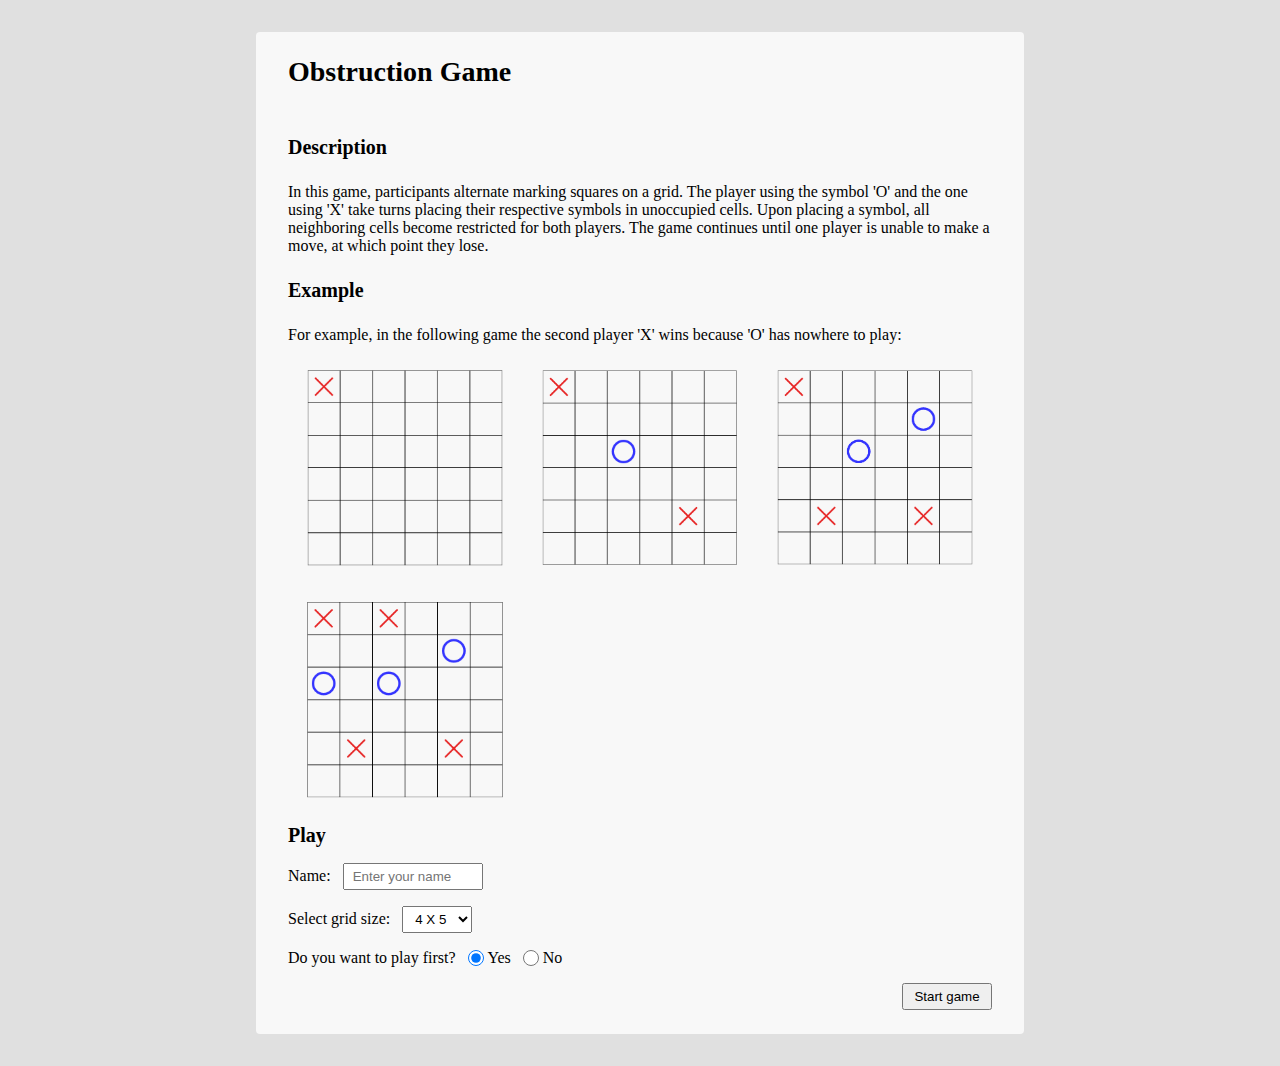
<file: index.html>
<!DOCTYPE html>
<html lang="en">
	<head>
		<meta charset="UTF-8" />
		<meta name="viewport" content="width=SS, initial-scale=1.0" />
		<meta name="auther" content="Dehelean Catalin" />
		<title>Obstruction Game</title>

		<link rel="stylesheet" href="styles/main.css" />
		<link rel="stylesheet" href="styles/utils.css" />
		<script src="scripts/main.js" defer></script>
	</head>
	<body>
		<div class="container obstruction-container">
			<h1>Obstruction Game</h1>

			<h2>Description</h2>
			<p>
				In this game, participants alternate marking squares on a grid. The
				player using the symbol 'O' and the one using 'X' take turns placing
				their respective symbols in unoccupied cells. Upon placing a symbol, all
				neighboring cells become restricted for both players. The game continues
				until one player is unable to make a move, at which point they lose.
			</p>

			<h2>Example</h2>
			<p>
				For example, in the following game the second player 'X' wins because
				'O' has nowhere to play:
			</p>
			<div class="example-container">
				<img src="./assets/move1.png" alt="Player one moves" width="200px" />
				<img src="./assets/move2.png" alt="Player one moves" width="200px" />
				<img src="./assets/move3.png" alt="Player one moves" width="200px" />
				<img src="./assets/move4.png" alt="Player one moves" width="200px" />
			</div>

			<form
				action="game.html"
				method="get"
				class="obstruction-form"
				data-form="form"
			>
				<h2>Play</h2>

				<div class="field">
					<label for="name">Name:</label>
					<input
						type="text"
						name="name"
						id="name"
						placeholder="Enter your name"
						required
					/>
				</div>
				<div class="field">
					<label for="grid-size">Select grid size:</label>
					<select name="grid-size" id="grid-size">
						<option value="45">4 X 5</option>
						<option value="55">5 X 5</option>
						<option value="65">6 X 5</option>
						<option value="66">6 X 6</option>
					</select>
				</div>

				<div class="field">
					<p>Do you want to play first?</p>

					<div class="radio-wrapper">
						<input
							type="radio"
							name="first"
							id="first-player"
							value="yes"
							checked
						/>
						<label for="first-player">Yes</label>
					</div>
					<div class="radio-wrapper">
						<input type="radio" name="first" id="first-player" value="no" />
						<label for="first-player">No</label>
					</div>
				</div>

				<button type="submit" class="btn">Start game</button>
			</form>
		</div>
	</body>
</html>
</file>
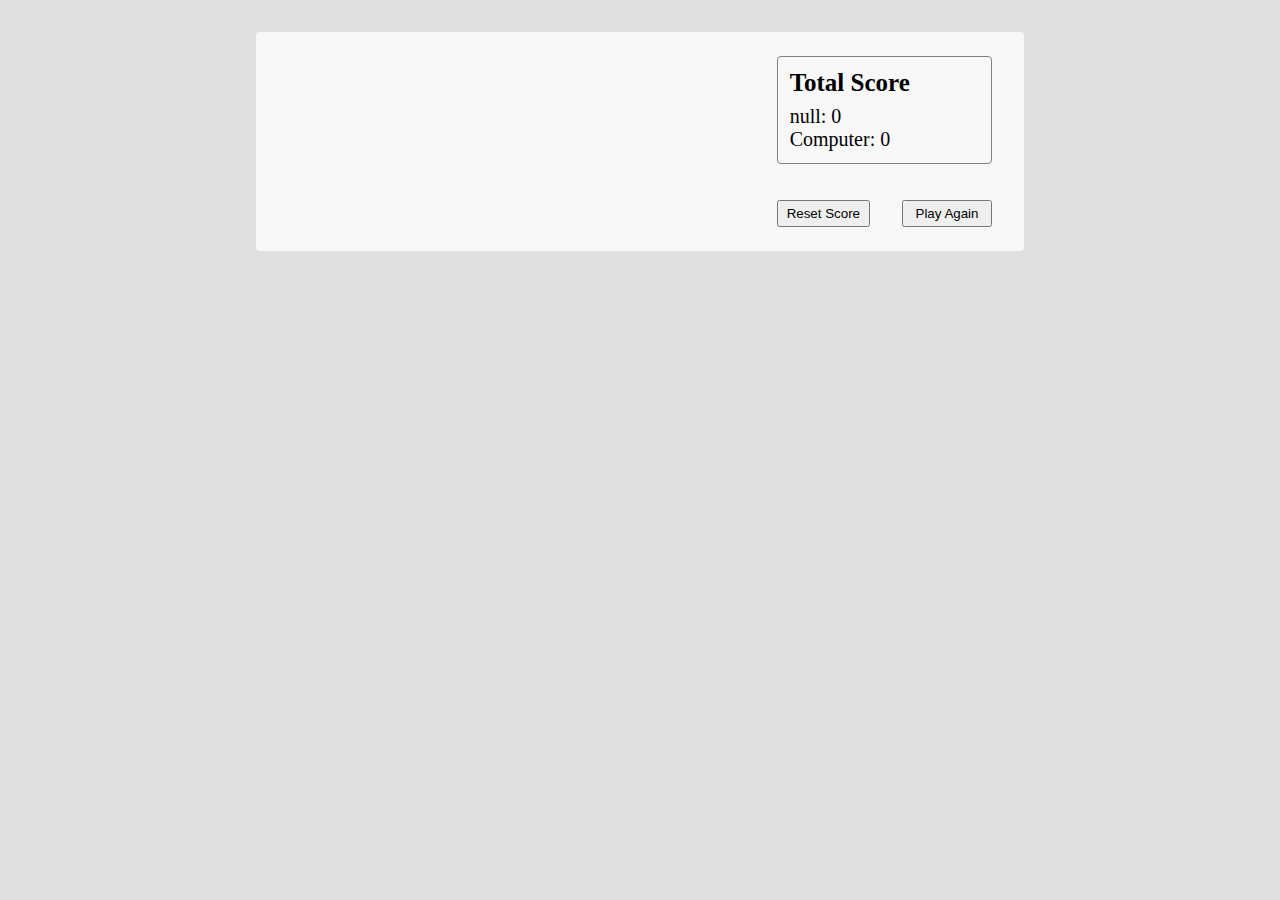
<file: game.html>
<!DOCTYPE html>
<html lang="en">
	<head>
		<meta charset="UTF-8" />
		<meta name="viewport" content="width=device-width, initial-scale=1.0" />
		<meta name="auther" content="Dehelean Catalin" />

		<title>Obstruction game</title>

		<link rel="stylesheet" href="styles/game.css" />
		<link rel="stylesheet" href="styles/main.css" />
		<link rel="stylesheet" href="styles/utils.css" />

		<script src="scripts/game.js" defer></script>
	</head>
	<body>
		<div class="container game-container">
			<div class="board-game" data-board></div>
			<div class="score">
				<p class="title">Total Score</p>
				<div>
					<span data-player-name></span>
					<span data-score="player"></span>
				</div>

				<div>
					Computer:
					<span data-score="computer"></span>
				</div>
			</div>

			<p class="pending-message" data-message="pending"></p>

			<button type="button" class="btn reset" data-control="reset">
				Reset Score
			</button>
			<button type="button" class="btn play" data-control="play">
				Play Again
			</button>
		</div>
	</body>
</html>
</file>
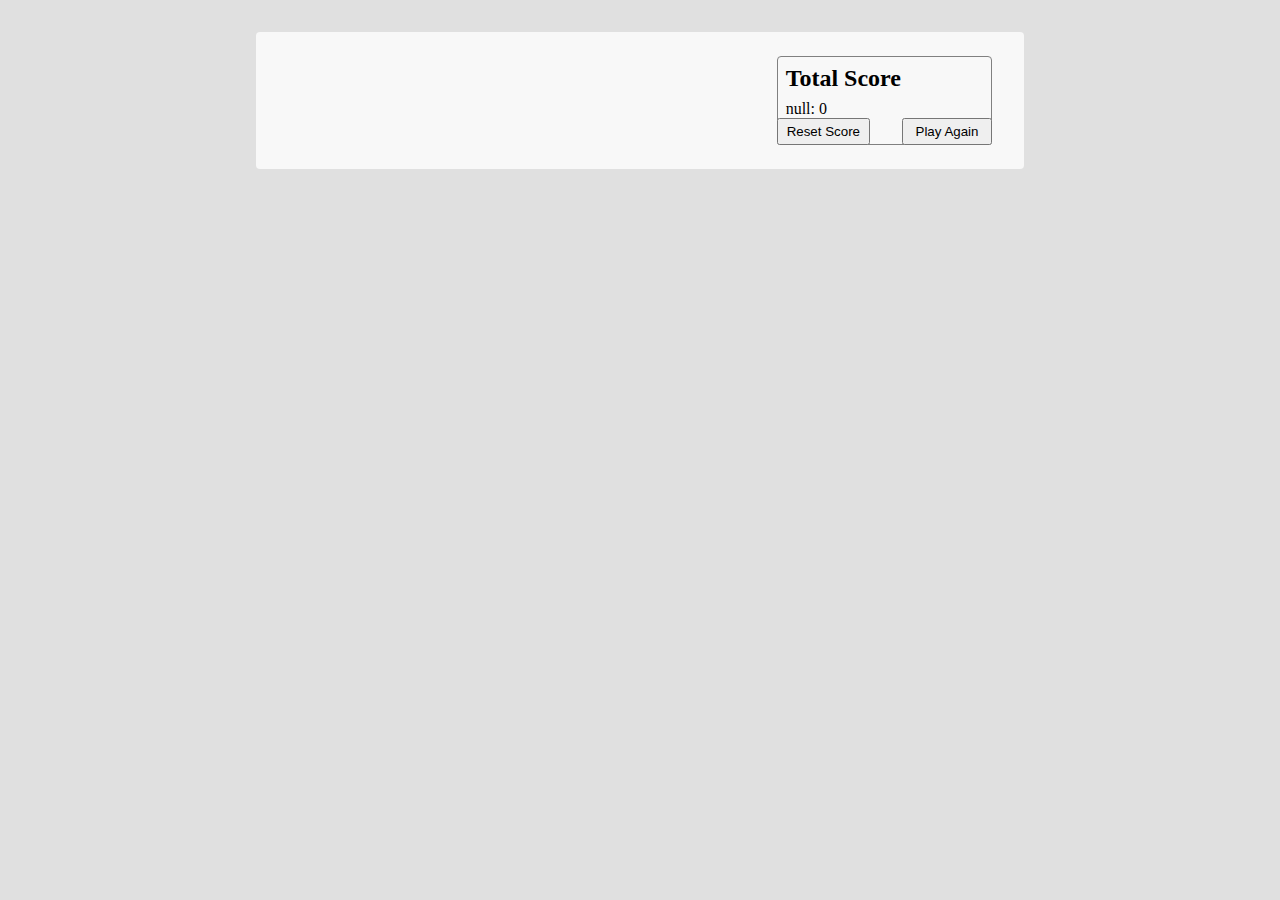
<file: client/game.html>
<!DOCTYPE html>
<html lang="en">
	<head>
		<meta charset="UTF-8" />
		<meta name="viewport" content="width=device-width, initial-scale=1.0" />
		<title>Document</title>

		<link rel="stylesheet" href="styles/game.css" />
		<link rel="stylesheet" href="styles/main.css" />
		<link rel="stylesheet" href="styles/utils.css" />

		<script src="scripts/game.js" defer></script>
	</head>
	<body>
		<div class="container game-container">
			<div class="board-game" data-board></div>
			<div class="score">
				<p class="title">Total Score</p>
				<div>
					<span data-player-name></span>
					<span data-score="player"></span>
				</div>

				<div>
					Computer:
					<span data-score="computer"></span>
				</div>
			</div>

			<button type="button" class="btn reset" data-control="reset">
				Reset Score
			</button>
			<button type="button" class="btn play" data-control="play">
				Play Again
			</button>
		</div>
	</body>
</html>
</file>
<file: styles/main.css>
:root {
	--screen-sm: 768px;

	--p-1: 0.25rem;
	--p-2: 0.5rem;
	--p-3: 0.75rem;
	--p-4: 1rem;
	--p-5: 1.5rem;
	--m-2: 2rem;

	--primary-bg-color: rgb(224, 224, 224);
	--seconday-bg-color: rgb(248, 248, 248);

	--blue: rgb(116, 116, 255);
}

* {
	padding: 0;
	margin: 0;
	box-sizing: border-box;
}

body {
	background-color: var(--primary-bg-color);

	font-size: 16px;
	text-rendering: optimizeLegibility;
}

input {
	width: 100%;
}

.obstruction-container {
	display: flex;
	flex-direction: column;
	gap: var(--p-5);

	& h1 {
		font-size: 1.75em;
		margin-bottom: var(--p-5);
	}

	& h2 {
		font-size: 1.25em;
	}
}

.example-container {
	display: grid;
	grid-template-columns: repeat(auto-fill, minmax(200px, 1fr));
	row-gap: var(--m-2);
	justify-items: center;

	& img {
		align-self: center;
	}
}

.obstruction-form {
	display: grid;
	flex-direction: column;
	gap: var(--p-4);

	h1 {
		margin-top: var(--m-2);
	}

	& .field {
		display: flex;
		align-items: center;
		gap: var(--p-3);
	}

	& .radio-wrapper {
		display: flex;
		gap: var(--p-1);

		& input {
			min-width: 16px;
		}
	}

	& input {
		flex: 0 0 20%;
		padding: var(--p-1) var(--p-2);
	}

	& select {
		padding: var(--p-1) var(--p-2);
		cursor: pointer;
	}
}
</file>
<file: styles/utils.css>
.container {
	max-width: var(--screen-sm);

	border-radius: 4px;
	margin: var(--m-2) auto;
	padding: var(--p-5) var(--m-2);

	background-color: var(--seconday-bg-color);
}

.btn {
	--width: 90px;
	min-width: var(--width);
	justify-self: flex-end;
	padding: var(--p-1) var(--p-2);
	cursor: pointer;
}
</file>
<file: styles/game.css>
.game-container {
	display: grid;
	grid-template-columns: 1fr auto auto;
	grid-template-rows: auto 1fr auto;
	gap: var(--p-2) var(--m-2);
}

.board-game {
	grid-column: 1/2;
	grid-row: 1/4;
	align-self: flex-start;
}

[data-row] {
	display: flex;
}

.board-cell {
	flex: 1;
	aspect-ratio: 1;

	display: flex;
	align-items: center;
	justify-content: center;

	border: 1px solid black;
}

.zero,
.cross {
	height: min(70px, 9vw);
	max-width: min(70px, 9vw);
}

.pending-message {
	height: 20px;
	font-weight: 600;
	grid-column: 2/4;
	grid-row: 2/3;
}

.score {
	grid-column: 2/4;
	grid-row: 1/2;
	align-self: flex-start;

	border: 1px solid gray;
	border-radius: 4px;
	padding: var(--p-3);

	font-size: 1.25em;

	& .title {
		font-size: 1.25em;
		font-weight: bold;
		margin-bottom: var(--p-2);
	}
}
.reset {
	grid-column: 2/3;
	grid-row: 3/4;
	align-self: flex-end;
}

.play {
	grid-column: 3/4;
	grid-row: 3/4;
	align-self: flex-end;
}

@media (width < 648px) {
	.game-container {
		grid-template-columns: auto auto;
		grid-template-rows: 1fr auto auto;
	}
	.board-game {
		grid-column: 1/-1;
		grid-row: 1/2;
		align-self: flex-start;
	}
	.score {
		grid-column: 1/2;
		grid-row: 2/-1;
		align-self: flex-start;
	}
	.play {
		grid-column: 2/3;
		grid-row: 2/3;
	}
	.reset {
		grid-column: 2/3;
		grid-row: 3/4;
	}
}
</file>
<file: client/styles/game.css>
.game-container {
	display: grid;
	grid-template-columns: 1fr auto auto;
	grid-template-rows: 1fr;
	gap: var(--m-2);
}

.board-game {
	grid-column: 1/2;
	grid-row: 1/-1;
	align-self: flex-start;
}

[data-row] {
	display: flex;
}

.board-cell {
	display: flex;
	align-items: center;
	justify-content: center;

	border: 1px solid black;
}

.small {
	flex: 0 0 min(80px, 10vw);
	height: min(80px, 10vw);
}

.big {
	flex: 0 0 min(100px, 14vw);
	height: min(100px, 14vw);
}

.zero,
.cross {
	height: min(70px, 9vw);
	max-width: min(70px, 9vw);
}

.score {
	grid-column: 2/4;
	grid-row: 1/2;
	align-self: flex-start;

	border: 1px solid gray;
	border-radius: 4px;
	padding: var(--p-2);

	& .title {
		font-size: 1.5em;
		font-weight: bold;
		margin-bottom: var(--p-2);
	}
}
.reset {
	grid-column: 2/3;
	grid-row: 1/2;
	align-self: flex-end;
}

.play {
	grid-column: 3/4;
	grid-row: 1/2;
	align-self: flex-end;
}

@media (width < 648px) {
	.game-container {
		grid-template-columns: auto auto;
		grid-template-rows: 1fr auto auto;
	}
	.board-game {
		grid-column: 1/-1;
		grid-row: 1/2;
		align-self: flex-start;
	}
	.score {
		grid-column: 1/2;
		grid-row: 2/-1;
		align-self: flex-start;
	}
	.play {
		grid-column: 2/3;
		grid-row: 2/3;
	}
	.reset {
		grid-column: 2/3;
		grid-row: 3/4;
	}
}
</file>
<file: client/styles/main.css>
:root {
	--screen-sm: 768px;

	--p-1: 0.25rem;
	--p-2: 0.5rem;
	--p-3: 0.75rem;
	--p-4: 1rem;
	--p-5: 1.5rem;
	--m-2: 2rem;

	--primary-bg-color: rgb(224, 224, 224);
	--seconday-bg-color: rgb(248, 248, 248);

	--blue: rgb(116, 116, 255);
}

* {
	padding: 0;
	margin: 0;
	box-sizing: border-box;
}

body {
	background-color: var(--primary-bg-color);

	font-size: 16px;
	text-rendering: optimizeLegibility;
}

input {
	width: 100%;
}

.obstruction-container {
	display: flex;
	flex-direction: column;
	gap: 1em;

	& h1 {
		font-size: 1.75em;
	}

	& h2 {
		font-size: 1.25em;
	}
}

.example-container {
	display: grid;
	grid-template-columns: repeat(auto-fill, minmax(200px, 1fr));
	row-gap: var(--m-2);
	justify-items: center;

	& img {
		align-self: center;
	}
}

.obstruction-form {
	display: grid;
	flex-direction: column;
	gap: var(--p-4);

	h1 {
		margin-top: var(--m-2);
	}

	& .field {
		display: flex;
		align-items: center;
		gap: var(--p-3);
	}

	& .radio-wrapper {
		display: flex;
		gap: var(--p-1);

		& input {
			min-width: 16px;
		}
	}

	& input {
		flex: 0 0 20%;
		padding: var(--p-1) var(--p-2);
	}

	& select {
		padding: var(--p-1) var(--p-2);
		cursor: pointer;
	}
}
</file>
<file: client/styles/utils.css>
.container {
	max-width: var(--screen-sm);

	border-radius: 4px;
	margin: var(--m-2) auto;
	padding: var(--p-5) var(--m-2);

	background-color: var(--seconday-bg-color);
}

.btn {
	--width: 90px;
	min-width: var(--width);
	justify-self: flex-end;
	padding: var(--p-1) var(--p-2);
	cursor: pointer;
}
</file>
